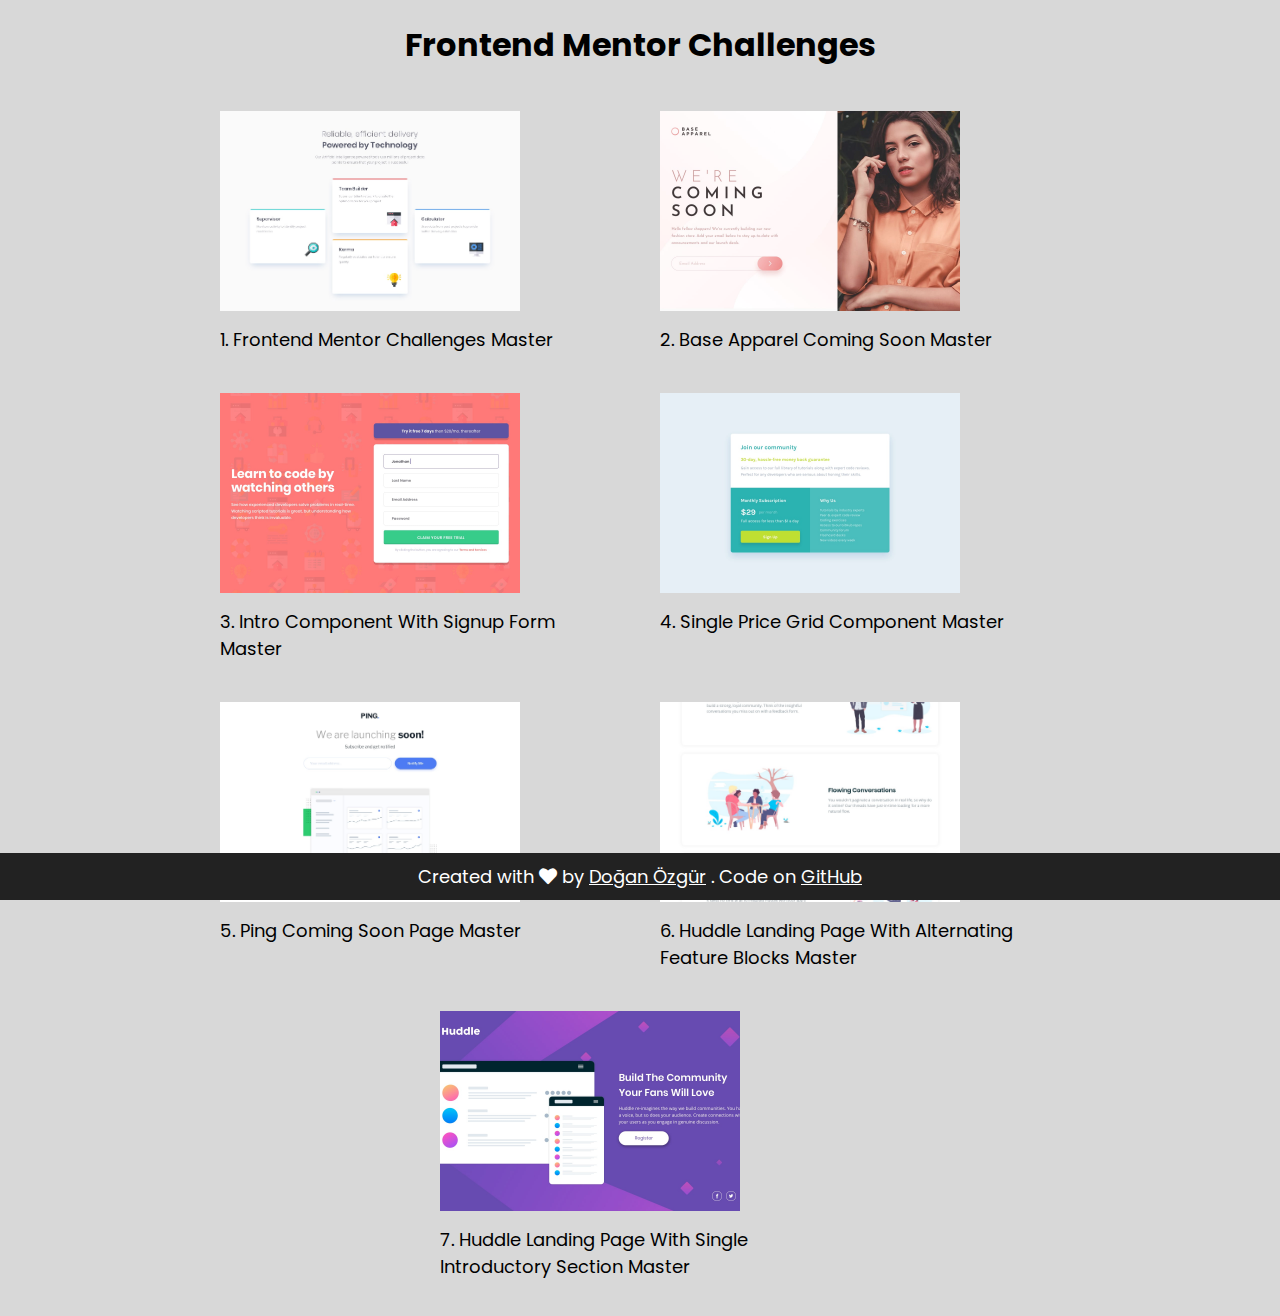
<file: index.html>
<!DOCTYPE html>
<html lang="en">
<head>
  <meta charset="UTF-8">
  <meta name="viewport" content="width=device-width, initial-scale=1.0">
  <title>Main Page of Frontend Mentor Projects</title>
  <link
			rel="stylesheet"
			href="https://cdnjs.cloudflare.com/ajax/libs/font-awesome/5.12.1/css/all.min.css"
		/>
  <link rel="stylesheet" href="./style.css" />
</head>
<body>
  <div class="container">
  <h1>Frontend Mentor Challenges</h1>

  <ul id="list"></ul>

  <footer>
    Created with
    <i class="fas fa-heart"></i>
    by
    <a href="https://github.com/doganozgur">Doğan Özgür</a>
    . Code on 
    <a href="https://github.com/doganozgur/frontend-mentor">
      GitHub
    </a>
  </footer>
  
  <script src="./script.js"></script>
</div>
</body>
</html>
</file>
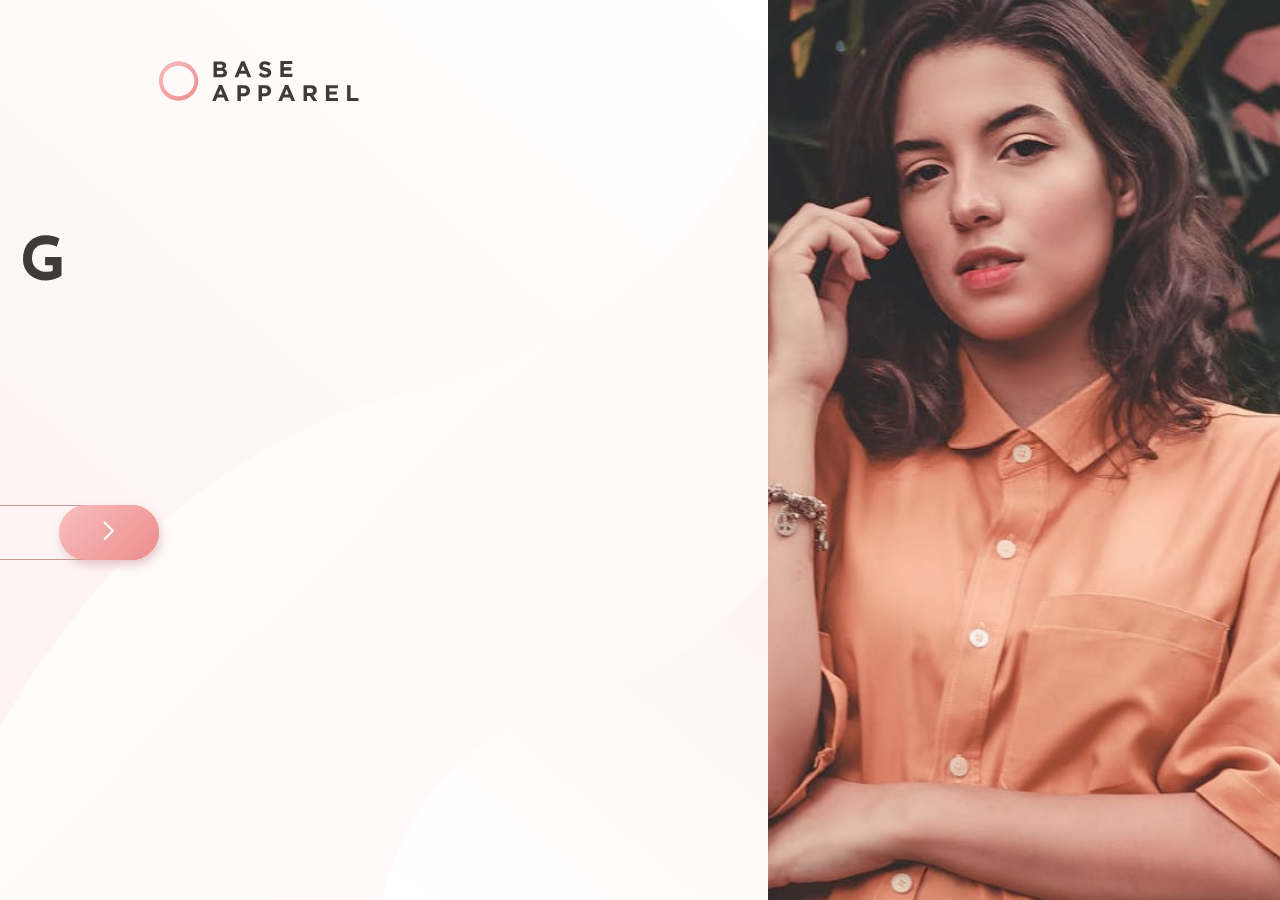
<file: base-apparel-coming-soon-master/index.html>
<!DOCTYPE html>
<html lang="en">
<head>
  <meta charset="UTF-8">
  <meta name="viewport" content="width=device-width, initial-scale=1.0"> <!-- displays site properly based on user's device -->

  <link rel="icon" type="image/png" sizes="32x32" href="./images/favicon-32x32.png">
  <link rel="stylesheet" href="style.css">
  
  <title>Frontend Mentor | Base Apparel coming soon page</title>

</head>
<body>
<div class="container">
  <div class="left">
    <div class="inner-container">
      <img class="logo" src="./images/logo.svg" alt="logo">

      <img class="bg-mobile" src="./images/hero-mobile.jpg" alt="background mobile" />

      <h1>
        <span>We're</span> <br />
        coming<br />
        soon
      </h1>
  
    <p>Hello fellow shoppers! We're currently building our
      new fashion store. Add your email below to stay up-to-date
      with announcements and our launch deals.
    </p>
  
    <form id="form">
      <input id="email" type="email" placeholder="Email Address"/>
      <img class="error-icon" src="images/icon-error.svg" alt="error">
      <button>
        <img src="./images/icon-arrow.svg" alt="arrow">
      </button>
      <small>Please provide a valid email</small>
    </form>

    </div>
    
  </div>
  <div class="right bg-image">
   
  </div>
</div>

<script src="script.js"></script>
</body>
</html>
</file>
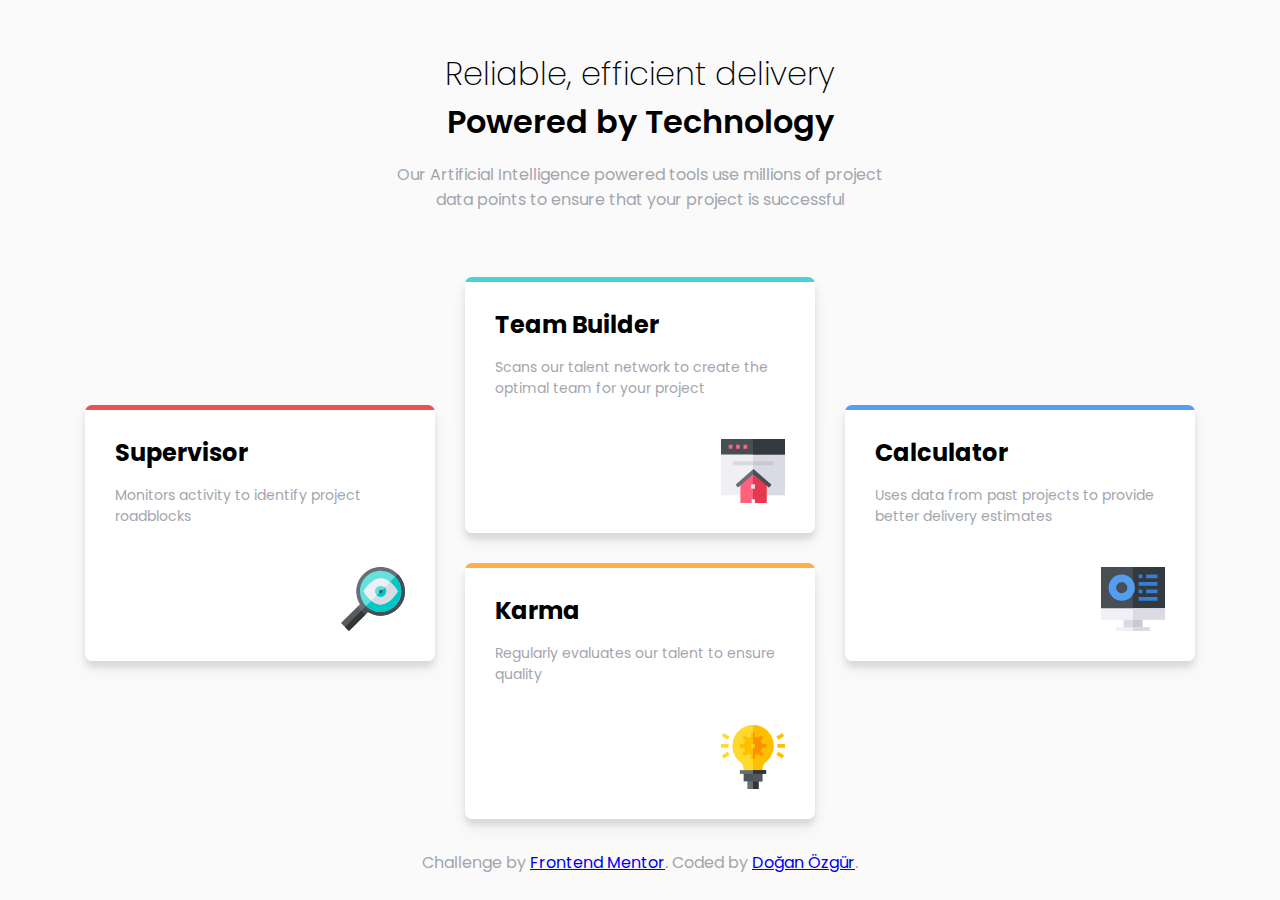
<file: frontend-mentor-challenges-master/index.html>
<!DOCTYPE html>
<html lang="en">
<head>
  <meta charset="UTF-8">
  <meta name="viewport" content="width=device-width, initial-scale=1.0"> <!-- displays site properly based on user's device -->

  <link rel="icon" type="image/png" sizes="32x32" href="./images/favicon-32x32.png">
  <link rel="stylesheet" href="style.css">
  <title>Frontend Mentor | Four card feature section</title>
</head>
<body>
  <header>
    <h1>
      Reliable, efficient delivery
      <span>Powered by Technology</span>
    </h1>

    <p>Our Artificial Intelligence powered tools use millions of project data points 
    to ensure that your project is successful</p>
  </header>

  <div class="container">
    <div class="box box-red box-push">
      <h2>Supervisor</h2>
      <p>Monitors activity to identify project roadblocks</p>
      <img src="./images/icon-supervisor.svg" alt="Supervisor">
    </div>

    <div class="box box-cyan">
      <h2>Team Builder</h2>
      <p>Scans our talent network to create the optimal team for your project</p>
      <img src="./images/icon-team-builder.svg" alt="Team Builder">
    </div>

    <div class="box box-blue box-push">
      <h2>Calculator</h2>
      <p>Uses data from past projects to provide better delivery estimates</p>
      <img src="./images/icon-calculator.svg" alt="Calculator">
    </div>

    <div class="box box-orange">
      <h2>Karma</h2>
      <p>Regularly evaluates our talent to ensure quality</p>
      <img src="./images/icon-karma.svg" alt="Karma">
    </div>
  </div>
  <footer>
    <p>
      Challenge by <a href="https://www.frontendmentor.io?ref=challenge" target="_blank">Frontend Mentor</a>. 
      Coded by <a href="#">Doğan Özgür</a>.
    </p>
  </footer>
</body>
</html>
</file>
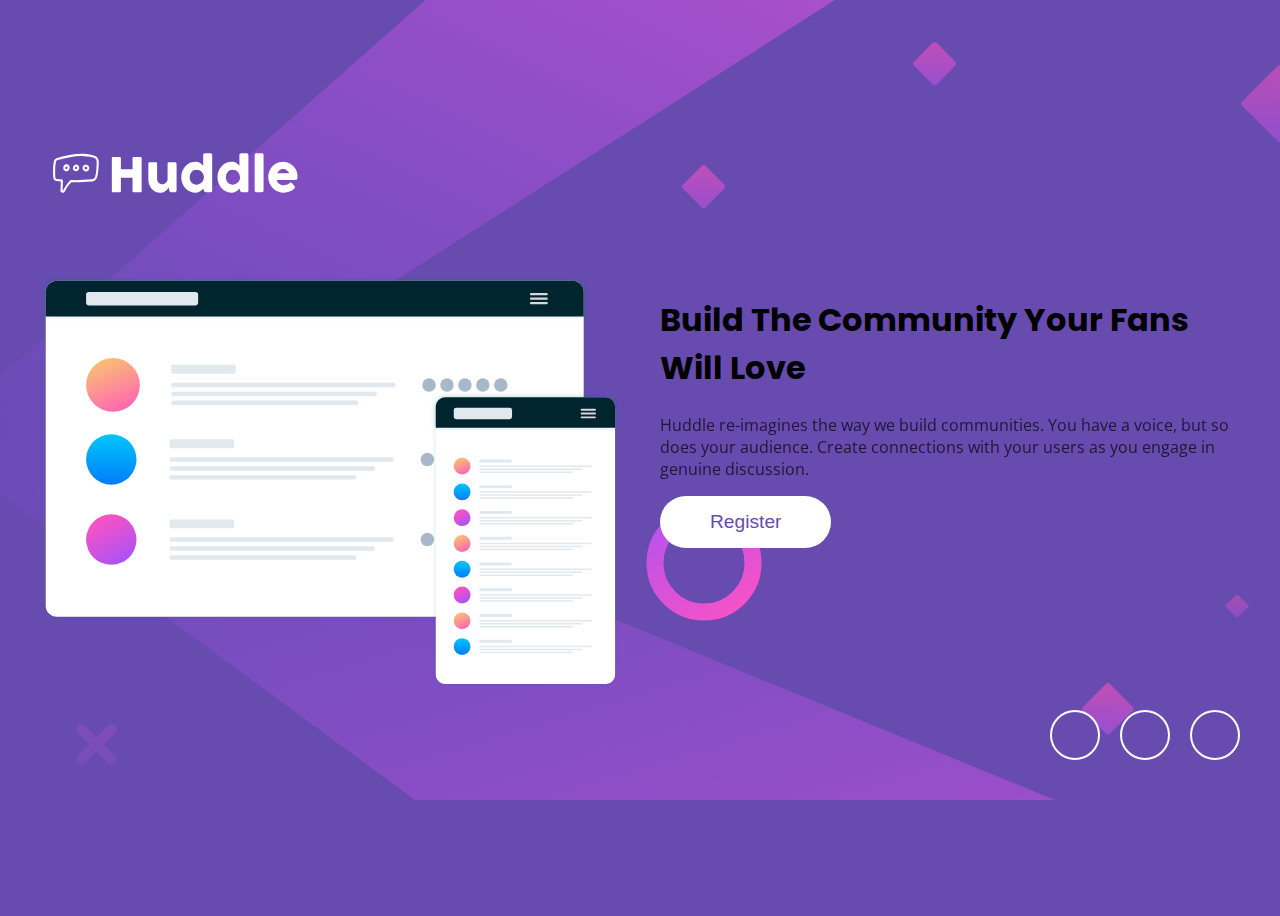
<file: huddle-landing-page-with-single-introductory-section-master/index.html>
<!DOCTYPE html>
<html lang="en">
<head>
  <meta charset="UTF-8">
  <meta name="viewport" content="width=device-width, initial-scale=1.0"> <!-- displays site properly based on user's device -->

  <link rel="icon" type="image/png" sizes="32x32" href="./images/favicon-32x32.png">
  <link rel="stylesheet" href="https://cdnjs.cloudflare.com/ajax/libs/font-awesome/5.13.0/css/all.min.css" integrity="sha256-h20CPZ0QyXlBuAw7A+KluUYx/3pK+c7lYEpqLTlxjYQ=" crossorigin="anonymous" />
  <link rel="stylesheet" href="style.css">
  
  <title>Frontend Mentor | Huddle landing page with single introductory section</title>
</head>
<body>
  <main class="container">
    <div class="logo">
      <img src="./images/logo.svg" alt="logo">
    </div>
    <div class="flex">
      <div>
        <img src="./images/illustration-mockups.svg" alt="mockup">
      </div>
      <div>
        <h1>
          Build The Community Your Fans Will Love
        </h1>
        <p>
          Huddle re-imagines the way we build communities. You have a voice, but so does your audience. 
          Create connections with your users as you engage in genuine discussion.   
        </p>
        <button>Register</button>
      </div>
    </div>
    <ul class="social-links">
      <li><a href="#"><i class="fab fa-facebook-f"></i></a></li>
      <li><a href="#"><i class="fab fa-twitter"></i></a></li>
      <li><a href="#"><i class="fab fa-instagram"></i></a></li>
    </ul>
  </main>
</body>
</html>
</file>
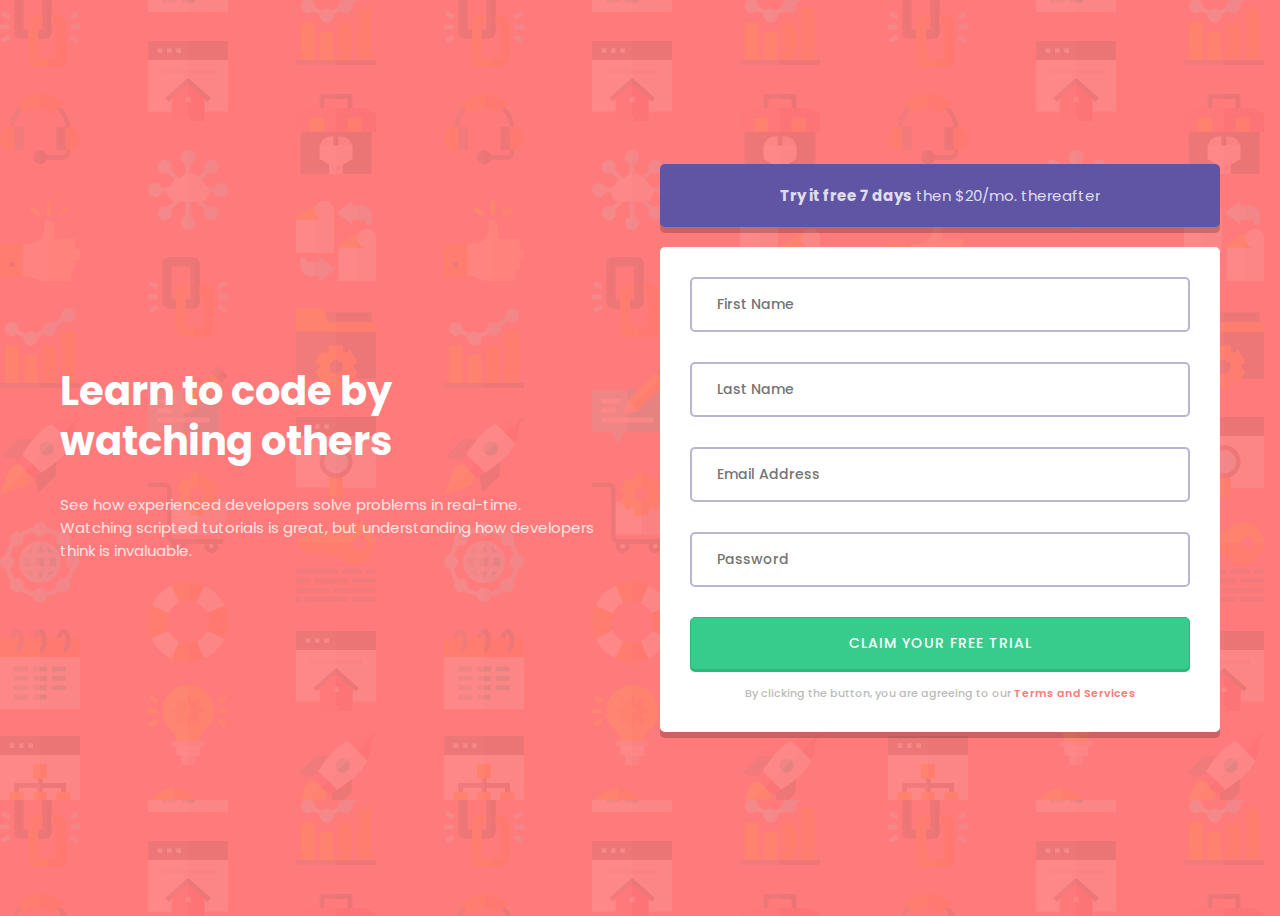
<file: intro-component-with-signup-form-master/index.html>
<!DOCTYPE html>
<html lang="en">
	<head>
		<meta charset="UTF-8" />
		<meta name="viewport" content="width=device-width, initial-scale=1.0" />
		<!-- displays site properly based on user's device -->

		<link
			rel="icon"
			type="image/png"
			sizes="32x32"
			href="./images/favicon-32x32.png"
		/>

		<title>Frontend Mentor | Intro component with sign up form</title>

		<link rel="stylesheet" href="style.css" />
	</head>
	<body>
		<div class="container">
			<div>
				<h1>
					Learn to code by
					<br />
					watching others
				</h1>
				<p>
					See how experienced developers solve problems in real-time. <br /> Watching
					scripted tutorials is great, but understanding how developers think is
					invaluable.
				</p>
			</div>
			<div>
				<div class="box box-blue">
					<p>
						<strong>Try it free 7 days</strong>
						then $20/mo. thereafter
					</p>
				</div>

				<form class="box" id="form">
					<div class="form-control">
						<input type="text" id="firstname" placeholder="First Name" />
						<img src="./images/icon-error.svg" alt="error">
						<small>First Name cannot be empty</small>
					</div>
					<div class="form-control">
						<input type="text" id="lastname" placeholder="Last Name" />
						<img src="./images/icon-error.svg" alt="error">
						<small>Last Name can not be empty</small>
					</div>
					<div class="form-control">
						<input type="email" id="email" placeholder="Email Address" />
						<img src="./images/icon-error.svg" alt="error">
						<small>Email cannot be empty</small>
					</div>
					<div class="form-control">
						<input type="password" id="password" placeholder="Password" />
						<img src="./images/icon-error.svg" alt="error">
						<small>Password cannot be empty</small>
					</div>

					<button>Claim your free trial</button>
					<small>
						By clicking the button, you are agreeing to our
						<a href="#">Terms and Services</a>
					</small>
				</form>
			</div>
		</div>

		<script src="./script.js"></script>
	</body>
</html>
</file>
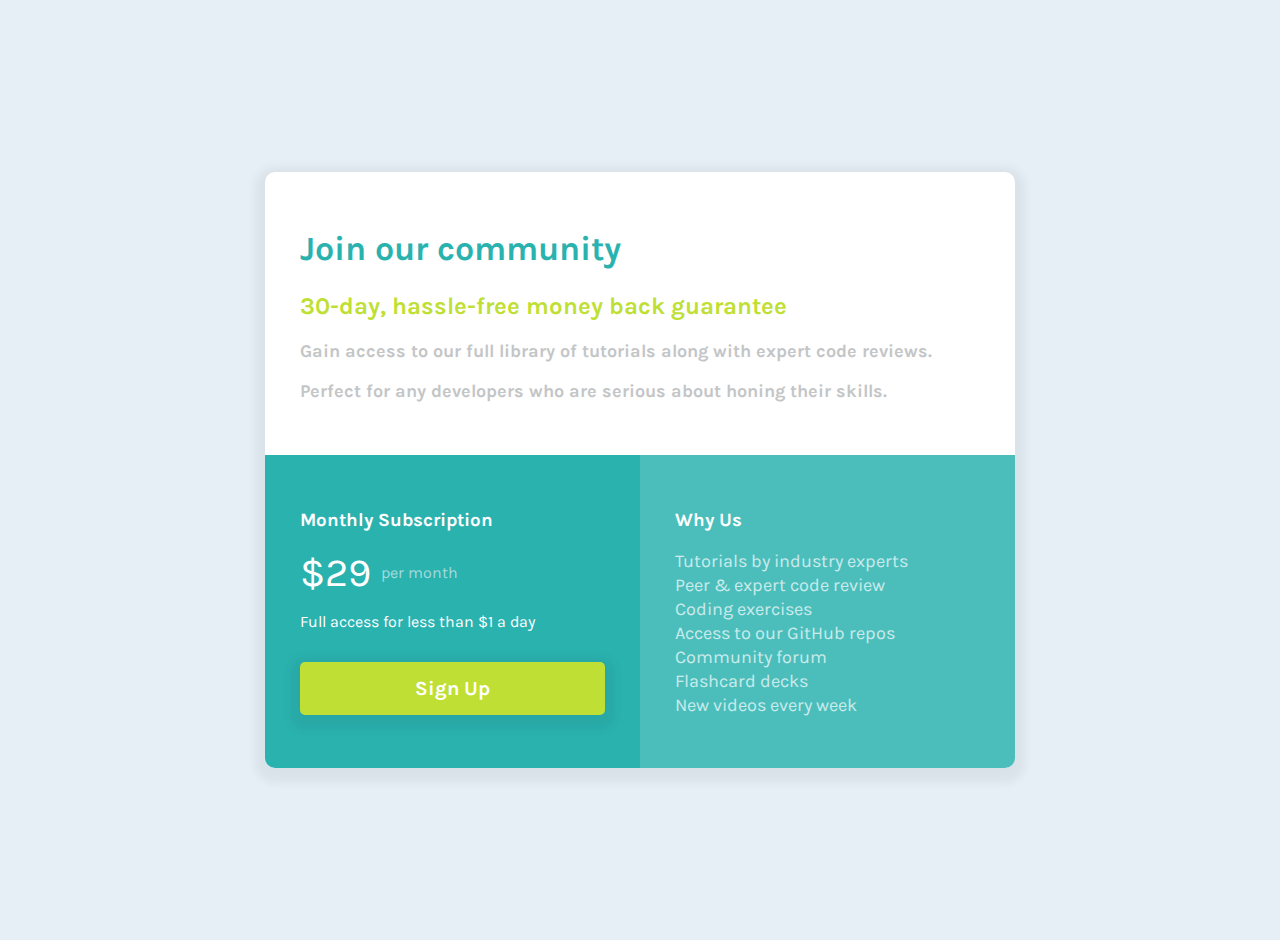
<file: single-price-grid-component-master/index.html>
<!DOCTYPE html>
<html lang="en">
  <head>
    <meta charset="UTF-8" />
    <meta name="viewport" content="width=device-width, initial-scale=1.0" />
    <!-- displays site properly based on user's device -->

    <link
      rel="icon"
      type="image/png"
      sizes="32x32"
      href="./images/favicon-32x32.png"
    />
    <link rel="stylesheet" href="style.css" />

    <title>Frontend Mentor | Single Price Grid Component</title>
  </head>
  <body>
    <main>
      <section>
        <h1>
          Join our community
        </h1>
        <h2 class="yellow-text">
          30-day, hassle-free money back guarantee
        </h2>
        
        <p class="light-gray">
          Gain access to our full library of tutorials along with expert code
          reviews.
        </p>
        <p class="light-gray">
          Perfect for any developers who are serious about honing their skills.
        </p>
      </section>
      <div class="row">
      <section class="cyan">
        <h3>
          Monthly Subscription
        </h3>

        <p class="faded">
          <span>
            &dollar;29 
          </span>
            per month
        </p>

        <p>
          Full access for less than &dollar;1 a day
        </p>

        <button>
          Sign Up
        </button>
      </section>

      <section class="grayish-blue">
        <h3>
          Why Us
        </h3>

        <ul>
          <li>Tutorials by industry experts</li>
          <li>Peer &amp; expert code review</li>
          <li>Coding exercises</li>
          <li>Access to our GitHub repos</li>
          <li>Community forum</li>
          <li>Flashcard decks</li>
          <li>New videos every week</li>
        </ul>
      </section>
    </div>
    </main>
  </body>
</html>
</file>
<file: style.css>
@import url('https://fonts.googleapis.com/css2?family=Poppins&display=swap');

* {
  box-sizing: border-box;
}

body {
  background-color: #d8d8d8;
  font-family: 'Poppins', sans-serif;
}

h1 {
  text-align: center;
}

ul {
  display: flex;
  flex-wrap: wrap;
  align-items: flex-start;
  justify-content: center;
  list-style-type: none;
  padding: 0;
}

ul li {
  width: 400px;
  margin: 20px;
}

ul li a {
  color: #000;
  text-decoration: none;
  font-size: 18px;
}

ul li a img {
  display: block;
  height: 200px;
  width: 300px;
  object-fit: cover;
  margin-bottom: 15px;
  transition: transform 0.3s ease;
}

ul li a:hover img {
  transform: scale(1.05);
}

footer {
  background-color: #222;
  color: #fff;
  font-size: 18px;
  position: fixed;
  bottom: 0;
  left: 0;
  padding: 10px;
  width: 100%;
  text-align: center;
}

footer a {
  color: #fff;
}
</file>
<file: base-apparel-coming-soon-master/style.css>
@import url('https://fonts.googleapis.com/css?family=Josefin+Sans:200,400,600&display=swap');

* {
  box-sizing: border-box;
}

body {
  background-image: linear-gradient(135deg, hsl(0, 0%, 100%), hsl(0, 100%, 98%));
  font-family: 'Josefin Sans', sans-serif;
  margin: 0;
}

.container {
  display: flex;
  min-height: 100vh;
}

.left {
  background-image: url('./images/bg-pattern-desktop.svg');
  background-size: cover;
  background-position: center center;
  padding: 0 40px 40px;
  width: 60%;
}

.inner-container {
  max-width: 450px;
  margin: auto;
}

.right {
  width: 40%;
}

.bg-image {
  background-image: url('images/hero-desktop.jpg');
  background-size: cover;
  background-position: center center;
}

.logo {
  margin: 60px 0;
  width: 200px;
}

.bg-mobile {
  display: none;
}

h1 {
  text-transform: uppercase;
  font-size: 60px;
  letter-spacing: 18px;
  line-height: 1.1;
  color: hsl(0, 6%, 24%);
  margin: 0;
  transform: translateX(-100%);
  animation: comeinleft 0.5s ease forwards;
}

h1 span {
  color: hsl(0, 36%, 70%);
  font-weight: 300;
}

p {
  color: hsl(0, 36%, 70%);
  line-height: 27px;
  margin: 30px 0;
  animation: comeinright 0.5s ease forwards;
  transform: translateX(100%);
  opacity: 0;
}

form {
  position: relative;
  transform: translateX(-100%);
  animation: comeinleft 0.5s ease forwards;

}

input {
  background-color: transparent;
  border: 1px solid hsl(0, 36%, 70%);
  padding: 15px 30px;
  width: 100%;
  height: 55px;
  font-size: 16px;
  border-radius: 50px;
}

input:focus {
  border-width: 2px;
  box-shadow: 0px 0px 10px hsla(0, 36%, 70%, 0.5);
  outline: none;
}

input::placeholder {
  color: hsl(0, 36%, 70%);
}

form.error input {
  border: 2px solid hsl(0, 93%, 68%);
}

button {
  background-image: linear-gradient(135deg, hsl(0, 80%, 86%), hsl(0, 74%, 74%));
  box-shadow: 2px 5px 10px hsla(0, 36%, 70%, 0.5);
  padding: 15px;
  border: none;
  border-radius: 50px;
  width: 100px;
  height: 55px;
  transition: opacity 0.2s ease;
  position: absolute;
  top: 0;
  right: 0;
}

button:hover {
  opacity: 0.6;
  cursor: pointer;
}

.error-icon {
  display: none;
  position: absolute;
  top: 15px;
  right: 115px;

}

form.error .error-icon {
  display: block;
}

small {
  color: hsl(0, 93%, 68%);
  display: none;
  margin-top: 20px;
  margin-left: 30px;
}

form.error small {
  display: block;
}

/* Animations */
@keyframes comeinleft {
  to {
    transform: translateX(0);
  }
}

@keyframes comeinright {
  to {
    opacity: 1;
    transform: translateX(0);
  }
}

@media screen and (max-width: 600px) {
  .logo {
    margin: 30px 0;
    width: 100px;
  }

  .bg-mobile {
    display: block;
    margin-left: -40px;
    margin-right: -40px;
    width: calc(100% + 80px);
  }

  h1 {
    font-size: 40px;
  }

  .left {
    width: 100%;
  }

  .right {
    display: none;
  }
}
</file>
<file: frontend-mentor-challenges-master/style.css>
@import url('https://fonts.googleapis.com/css?family=Poppins:200,400,600&display=swap');

* {
  box-sizing: border-box;
}

body {
  background-color: hsl(0, 0%, 98%);
  font-family: 'Poppins', sans-serif;
}

header {
  margin: 50px auto;
  max-width: 500px;
  text-align: center;
}

h1 {
  margin: 0;
  font-weight: 200;
}

h1 span {
  font-weight: 600;
}

p {
  color: hsl(229, 6%, 66%);
}

.container {
  display: flex;
  flex-wrap: wrap;
  justify-content: center;
  margin: 0 auto;
  max-width: 1140px;
}

.box {
  background-color: #fff;
  box-shadow: 0 10px 20px rgba(0,0,0,0.05), 0 6px 6px rgba(0,0,0,0.1);
  border-radius: 7px;
  padding: 30px;
  position: relative;
  overflow: hidden;
  margin: 15px;
  width: 350px;
}

.box::after {
  content: '';
  position: absolute;
  top: 0;
  left: 0;
  height: 5px;
  width: 100%;
}

.box-red::after {
  background-color: hsl(0, 78%, 62%);
}

.box-cyan::after {
  background-color: hsl(180, 62%, 55%);
}

.box-orange::after {
  background-color: hsl(34, 97%, 64%);
}

.box-blue::after {
  background-color: hsl(212, 86%, 64%);
}

.box-push {
  transform: translateY(50%);
}

.box h2 {
  margin: 0;
}

.box p {
  font-size: 14px;
  margin: 15px 0 40px;
}

.box img {
  display: block;
  margin-left: auto;
}

footer {
  text-align: center;
}

@media (max-width: 775px) {
  .box-push {
    transform: translateY(0);
  }
}
</file>
<file: huddle-landing-page-with-single-introductory-section-master/style.css>
@import url('https://fonts.googleapis.com/css2?family=Open+Sans&display=swap');
@import url('https://fonts.googleapis.com/css2?family=Poppins:wght@400;700&display=swap');

* {
  box-sizing: border-box;
}

body {
  background-color: hsl(257, 40%, 49%);
  background-image: url('./images/bg-desktop.svg');
  background-repeat: no-repeat;
  font-family: 'Open Sans', sans-serif;
  min-height: 100vh;
  display: flex;
  align-items: center;
  justify-content: center;
}

img {
  max-width: 100%;
}

p {
	opacity: 0.7;
}

.container {
  margin: auto;
  max-width: 100%;
  width: 1200px;
}

.logo {
  margin-bottom: 5vw;
}

.flex {
  display: flex;
}

.flex > div {
  flex: 1;
}

.flex > div:first-child {
  margin-right: 20px;
}

.flex > div:last-child {
  margin-left: 20px;
}

.flex h1 {
  font-family: 'Poppins', sans-serif;
}

button {
  background-color: #fff;
  font-size: 1.2rem;
  color: hsl(257, 40%, 49%);
  padding: 15px 50px;
  border-radius: 50px;
  border: none;
}

.social-links {
  display: flex;
  justify-content: flex-end;
  list-style: none;
  padding: 0;
}

.social-links a {
  border-radius: 50%;
  border: 2px solid #fff;
  color: #fff;
  display: inline-flex;
  align-items: center;
  justify-content: center;
  margin-left: 20px;
  height: 50px;
  width: 50px;
  text-decoration: none;
}

@media (max-width: 768px) {
  .logo {
    margin: 40px;
  }

  .flex {
    flex-direction: column;
    margin: 0 50px;
    margin-bottom: 60px;
  }

  .flex > div:first-child {
		flex: 1;
		margin-right: 0;
  }
  
  .flex > div:last-child {
		flex: 1;
		margin-left: 0;
		text-align: center;
  }
  
  .social-links {
		justify-content: center;
	}
}
</file>
<file: intro-component-with-signup-form-master/style.css>
@import url('https://fonts.googleapis.com/css?family=Poppins:400,500,600,700&display=swap');

* {
  box-sizing: border-box;
}

body {
  background-color: hsl(0, 100%, 74%);
  background-image: url(./images/bg-intro-desktop.png);
  color: #fff;
  font-family: 'Poppins', sans-serif;
}

.container {
  display: flex;
  align-items: center;
  justify-content: center;
  flex-wrap: wrap;
  max-width: 1200px;
  margin: 0 auto; 
  min-height: 100vh;
}

.container > div {
  flex: 1;
  padding: 0 20px;
}

h1 {
  font-size: 40px;
  line-height: 50px;
}

p {
  font-size: 15px;
  opacity: 0.8;
}

.box {
  background-color: #fff;
  border-radius: 5px;
  box-shadow: 0 6px rgba(0, 0, 0, 0.2);
  padding: 30px;
  margin-bottom: 20px;
  text-align: center;
}

.box p {
  margin: 0;
}

.box-blue {
  background-color: hsl(248, 32%, 49%);
  padding: 20px;
}

.form-control {
	position: relative;
	margin-bottom: 30px;
}

.form-control small {
  color: hsl(0, 100%, 74%);
  font-size: 15px;
  font-weight: 600;
  position: absolute;
  bottom: -24px;
  right: 0;
  opacity: 0;
  text-align: right;
}

input {
  display: block;
  border: 2px solid hsl(246, 25%, 77%);
  width: 100%;
  padding: 15px 25px;
  border-radius: 5px;
  font-family: 'Poppins', sans-serif;
  font-weight: 500;
  font-size: 14px;
}

.form-control.error input {
  border-color: hsl(0, 100%, 74%);
  color: hsl(0, 100%, 74%);
}

.form-control.error input::placeholder {
	color: hsl(0, 100%, 74%);
}

input:focus {
  border: 1.3px solid hsl(248, 32%, 49%);
  outline: none;
}

.form-control img {
  opacity: 0;
  position: absolute;
  top: 50%;
  right: 15px;
  transform: translateY(-50%);
  height: 20px;
}

.form-control.error img {
  opacity: 1;
}

button {
  display: block;
  border: 1px solid hsl(154, 59%, 45%);
  box-shadow: 0 2px hsl(154, 59%, 45%);
  width: 100%;
  padding: 15px 25px;
  border-radius: 5px;
  font-family: 'Poppins', sans-serif;
  font-weight: 500;
  font-size: 14px;
  color: #fff;
  background-color: hsl(154, 59%, 51%);
  cursor: pointer;
  text-transform: uppercase;
  letter-spacing: 1px;
}

button:focus {
  outline: none;
}

button:active {
  box-shadow: 0 0 hsl(154, 59%, 45%);
  transform: translateY(2px);
}

.form-control small {
  opacity: 0;
}

.form-control.error small {
  opacity: 1;
}

small {
  display: block;
  color: #bbb;
  font-size: 11px;
  font-weight: 500;
  margin-top: 15px;
}

small a {
  color: hsl(0, 100%, 74%);
  text-decoration: none;
  font-weight: 600;
}

@media screen and (max-width: 768px) {
  h1 {
    text-align: center;
  }

  p {
    text-align: center;
  }
  
  .container {
    flex-direction: column;
  }
}
</file>
<file: single-price-grid-component-master/style.css>
@import url('https://fonts.googleapis.com/css?family=Karla:400,700&display=swap');

* {
  box-sizing: border-box;
}

body {
  background-color: hsl(204, 43%, 93%);
  display: flex;
  align-items: center;
  justify-content: center;
  font-family: 'Karla', sans-serif;
  margin: 0;
  min-height: 100vh;
  margin: 20px;
}

main {
  background-color: #fff;
  border-radius: 10px;
  box-shadow: 0 5px 10px 10px rgba(0, 0, 0, 0.05);
  max-width: 800px;
  margin: auto;
  overflow: hidden;
  width: 750px;
}

section {
  padding: 35px;
}

.grayish-blue {
  background-color: hsl(179, 47%, 52%);
  color: #fff;
}

.cyan {
  background-color: hsl(179, 62%, 43%);
  color: #fff;
}

.row {
  display: flex;
}

.row > section {
  flex: 1;
}

h1 {
  color: hsl(179, 62%, 43%);
  font-size: 34px;
  font-weight: 700;
}

.yellow-text {
  color: hsl(71, 73%, 54%);
}

p {
  font-size: 16px;
}

p.light-gray {
  color: hsl(200, 3%, 77%);
  font-size: 18px;
  font-weight: 700;
}

p.faded {
  color: hsl(179, 43%, 75%);
  display: flex;
  align-items: center;
}

p.faded span {
  color: #fff;
  font-size: 40px;
  margin-right: 10px;
}

button {
  background-color: hsl(71, 73%, 54%);
  width: 100%;
  padding: 15px 0;
  margin-top: 15px;
  border-radius: 5px;
  border: none;
  box-shadow: 0 5px 10px 10px rgba(0, 0, 0, 0.05);
  color: #fff;
  font-family: 'Karla', sans-serif;
  font-size: 20px;
  font-weight: 700;
}

ul {
  list-style-type: none;
  padding: 0;
  opacity: 0.7;
}

ul li {
  line-height: 24px;
  font-size: 18px;
}

@media screen and (max-width: 600px) {
  .row {
    flex-direction: column;
  }
}
</file>
